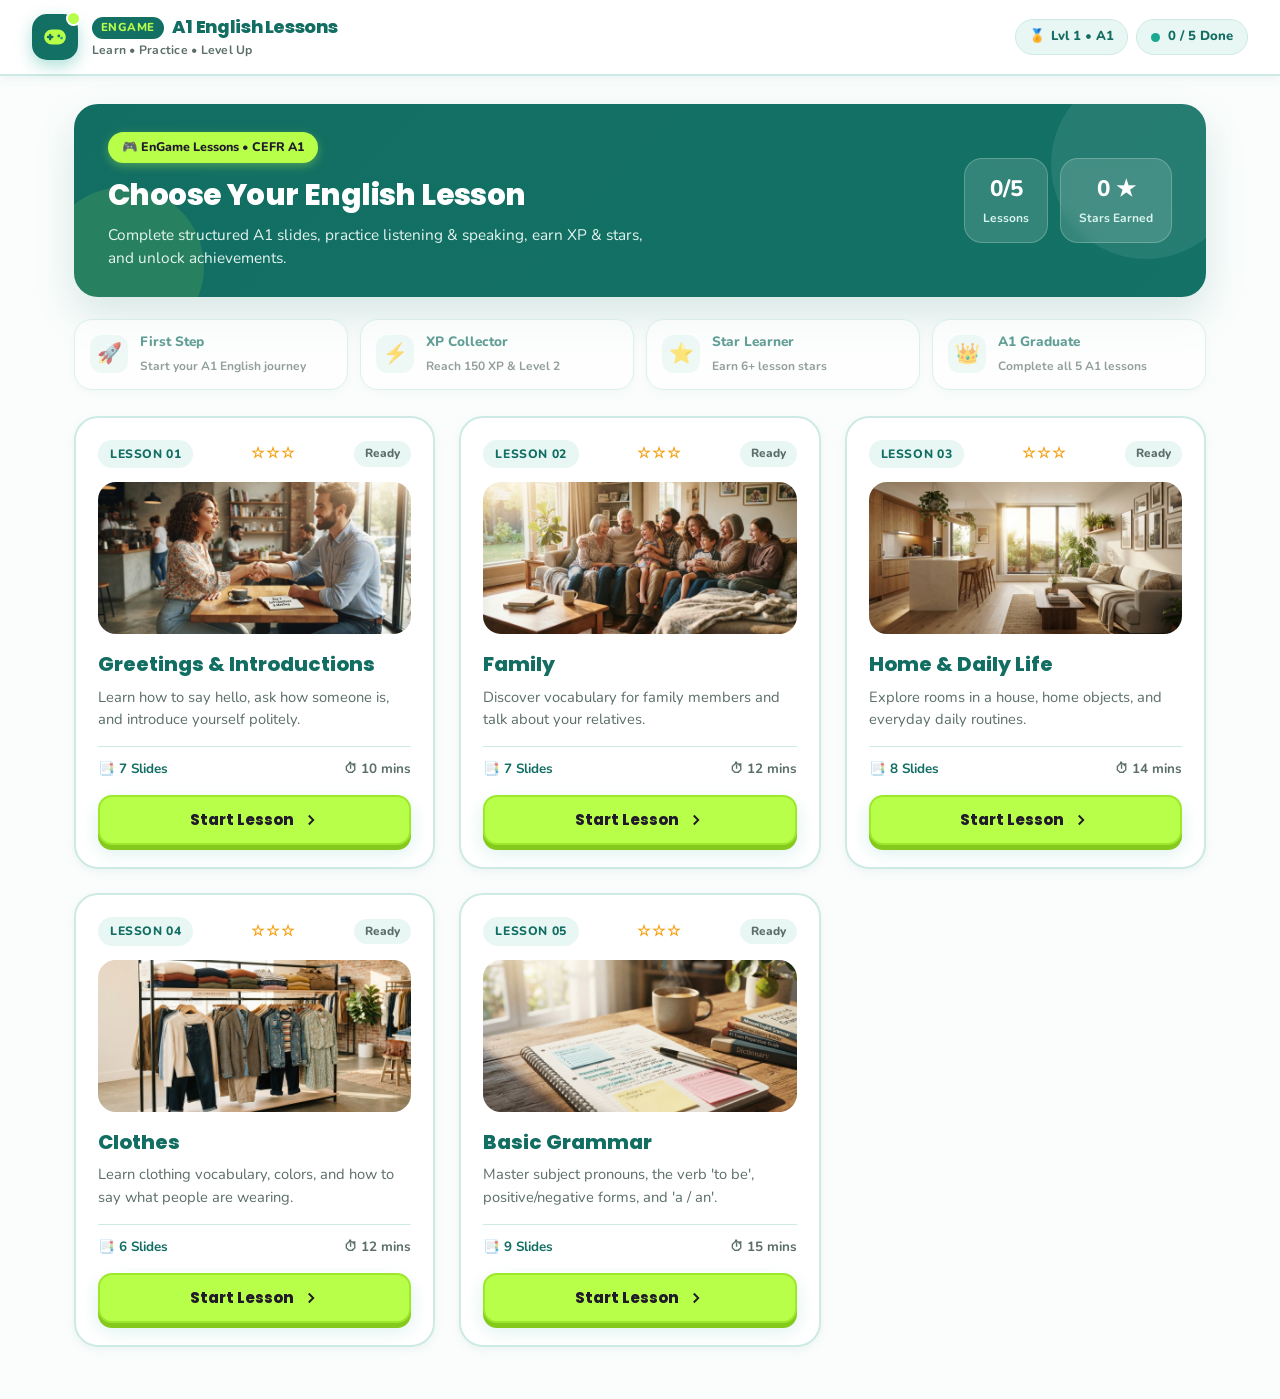
<file: index.html>
<!DOCTYPE html>
<html lang="en">
<head>
  <meta charset="UTF-8" />
  <meta name="viewport" content="width=device-width, initial-scale=1.0" />
  <title>EnGame • A1 English Lessons</title>
  <link rel="preconnect" href="https://fonts.googleapis.com" />
  <link rel="preconnect" href="https://fonts.gstatic.com" crossorigin />
  <link href="https://fonts.googleapis.com/css2?family=Nunito:wght@600;700;800;900&family=Poppins:wght@500;600;700;800&display=swap" rel="stylesheet" />
  <link rel="stylesheet" href="assets/css/style.css" />
  <link rel="stylesheet" href="assets/css/lessons.css" />
</head>
<body>
  <div class="app-shell">
    <header class="top-bar">
      <div class="brand">
        <div class="brand-logo engame-logo" aria-hidden="true">
          <svg width="26" height="26" viewBox="0 0 24 24" fill="none">
            <rect x="2" y="5" width="20" height="14" rx="7" fill="#B8FF4A"/>
            <path d="M7.5 10v4M5.5 12h4" stroke="#126E62" stroke-width="2.2" stroke-linecap="round"/>
            <circle cx="15.5" cy="11" r="1.3" fill="#126E62"/>
            <circle cx="18" cy="13" r="1.3" fill="#19A991"/>
          </svg>
        </div>
        <div>
          <div class="brand-row">
            <span class="engame-tag">EnGame</span>
            <h1 class="brand-title">A1 English Lessons</h1>
          </div>
          <p class="brand-subtitle">Learn • Practice • Level Up</p>
        </div>
      </div>

      <div class="top-actions">
        <div class="gamify-hud" aria-label="Player Progress">
          <div class="hud-pill xp-pill" title="Earned Experience Points">
            <span class="hud-icon">⚡</span>
            <span id="headerXpText">0 XP</span>
          </div>
          <div class="hud-pill level-pill" title="Current Learner Level">
            <span class="hud-icon">🏅</span>
            <span id="headerLevelText">Lvl 1 • A1</span>
          </div>
          <div class="overall-pill" id="overallProgressPill" title="Completed Lessons">
            <span class="dot"></span>
            <span id="overallProgressText">0 / 5 Done</span>
          </div>
        </div>


      </div>
    </header>

      <div class="app-notice hidden" id="appNotice" role="status" aria-live="polite"></div>

    <main class="lessons-container">
      <section class="intro-banner">
        <div class="intro-banner-text">
          <span class="badge-lime">🎮 EnGame Lessons • CEFR A1</span>
          <h2>Choose Your English Lesson</h2>
          <p>Complete structured A1 slides, practice listening &amp; speaking, earn XP &amp; stars, and unlock achievements.</p>
        </div>
        <div class="banner-stats">
          <div class="stat-chip">
            <strong id="completedCount">0/5</strong>
            <span>Lessons</span>
          </div>
          <div class="stat-chip">
            <strong id="bannerStarsCount">0 ★</strong>
            <span>Stars Earned</span>
          </div>
          <div class="stat-chip lime-chip">
            <strong id="bannerXpCount">0 XP</strong>
            <span>Total XP</span>
          </div>
        </div>
      </section>

      <!-- Subtle Achievements Strip -->
      <section class="achievements-strip" id="achievementsStrip" aria-label="Learner Achievements">
        <!-- Populated dynamically by lessons.js -->
      </section>

      <section class="lessons-grid" id="lessonsGrid" aria-label="A1 English Lessons">
        <!-- Populated dynamically by lessons.js -->
      </section>
    </main>
  </div>

  <script src="assets/js/lessons.js"></script>
  <script src="assets/js/slides.js"></script>
  <script src="assets/js/storage.js"></script>
  <script src="assets/js/progress.js"></script>
  <script src="assets/js/integration.js"></script>
  <script>
    document.addEventListener('DOMContentLoaded', () => {
      initThemeToggle();
      initFullscreenToggle();
      renderLessonsGrid();
    });
  </script>
</body>
</html>
</file>
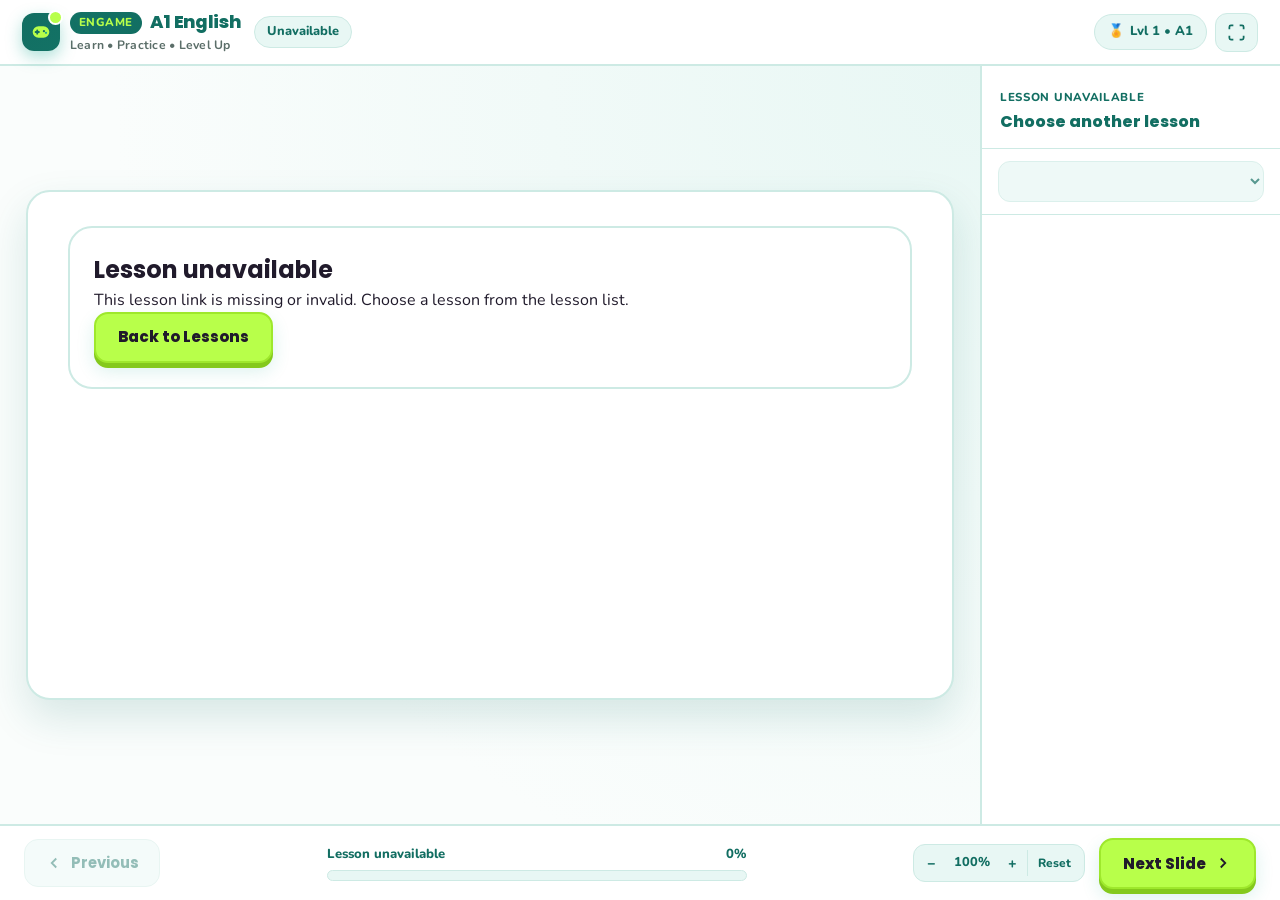
<file: pages/learning.html>
<!DOCTYPE html>
<html lang="en">
<head>
  <meta charset="UTF-8" />
  <meta name="viewport" content="width=device-width, initial-scale=1.0" />
  <title>EnGame Lesson Player | A1 English</title>
  <link rel="preconnect" href="https://fonts.googleapis.com" />
  <link rel="preconnect" href="https://fonts.gstatic.com" crossorigin />
  <link href="https://fonts.googleapis.com/css2?family=Nunito:wght@600;700;800;900&family=Poppins:wght@500;600;700;800&display=swap" rel="stylesheet" />
  <link rel="stylesheet" href="../assets/css/style.css" />
  <link rel="stylesheet" href="../assets/css/player.css" />
</head>
<body class="player-body">
  <div class="player-app" id="playerApp">
    <!-- Top Header: EnGame Logo & Branding, XP Points, Level Indicator, Dark Mode & Fullscreen -->
    <header class="player-header">
      <div class="player-header-left">
        <a href="../index.html" class="brand-link" title="Back to EnGame Lessons">
          <div class="brand-logo engame-logo small" aria-hidden="true">
            <svg width="20" height="20" viewBox="0 0 24 24" fill="none">
              <rect x="2" y="5" width="20" height="14" rx="7" fill="#B8FF4A"/>
              <path d="M7.5 10v4M5.5 12h4" stroke="#126E62" stroke-width="2.2" stroke-linecap="round"/>
              <circle cx="15.5" cy="11" r="1.3" fill="#126E62"/>
              <circle cx="18" cy="13" r="1.3" fill="#19A991"/>
            </svg>
          </div>
          <div>
            <div class="brand-row">
              <span class="engame-tag">EnGame</span>
              <h1 class="brand-title">A1 English</h1>
            </div>
            <p class="brand-subtitle">Learn • Practice • Level Up</p>
          </div>
        </a>
        <div class="lesson-badge-header" id="headerLessonBadge">Lesson 01</div>
      </div>

      <div class="player-header-right">
        <div class="gamify-hud player-hud">
          <div class="hud-pill xp-pill" id="playerXpPill" title="Total XP Earned">
            <span class="hud-icon">⚡</span>
            <span id="playerXpText">0 XP</span>
          </div>
          <div class="hud-pill level-pill" id="playerLevelPill" title="Learner Level">
            <span class="hud-icon">🏅</span>
            <span id="playerLevelText">Lvl 1 • A1</span>
          </div>
        </div>

        <button class="icon-btn mobile-sidebar-btn" id="toggleSidebarBtn" aria-label="Toggle Slides List" title="Lesson Slides">
          <svg width="19" height="19" viewBox="0 0 24 24" fill="none" stroke="currentColor" stroke-width="2.2">
            <line x1="8" y1="6" x2="21" y2="6"></line>
            <line x1="8" y1="12" x2="21" y2="12"></line>
            <line x1="8" y1="18" x2="21" y2="18"></line>
            <line x1="3" y1="6" x2="3.01" y2="6"></line>
            <line x1="3" y1="12" x2="3.01" y2="12"></line>
            <line x1="3" y1="18" x2="3.01" y2="18"></line>
          </svg>
          <span class="btn-label-sm">Slides</span>
        </button>

        <button class="icon-btn" id="themeToggle" aria-label="Toggle Dark Mode" title="Toggle Dark Mode">
          <svg width="19" height="19" viewBox="0 0 24 24" fill="none" stroke="currentColor" stroke-width="2.2">
            <circle cx="12" cy="12" r="5"></circle>
            <path d="M12 1v2M12 21v2M4.22 4.22l1.42 1.42M18.36 18.36l1.42 1.42M1 12h2M21 12h2M4.22 19.78l1.42-1.42M18.36 5.64l1.42-1.42"></path>
          </svg>
        </button>

        <button class="icon-btn" id="fullscreenBtn" aria-label="Toggle Fullscreen" title="Toggle Fullscreen">
          <svg width="19" height="19" viewBox="0 0 24 24" fill="none" stroke="currentColor" stroke-width="2.2">
            <path d="M8 3H5a2 2 0 0 0-2 2v3m18 0V5a2 2 0 0 0-2-2h-3m0 18h3a2 2 0 0 0 2-2v-3M3 16v3a2 2 0 0 0 2 2h3"></path>
          </svg>
        </button>
      </div>
    </header>

    <div class="app-notice hidden" id="appNotice" role="status" aria-live="polite"></div>

    <!-- Workspace: Main Slide Stage + Right Sidebar -->
    <div class="player-workspace">
      <main class="slide-stage" id="slideStage">
        <div class="slide-viewport" id="slideViewport">
          <div class="slide-canvas" id="slideCanvas">
            <!-- Dynamic Slide Content Rendered Here -->
          </div>
        </div>
        <!-- XP / Achievement Toast Notification -->
        <div class="xp-toast hidden" id="xpToast">+10 XP Earned! ⚡</div>
      </main>

      <aside class="slides-sidebar" id="slidesSidebar" aria-label="Lesson Slides">
        <div class="sidebar-header">
          <div>
            <span class="sidebar-kicker" id="sidebarLessonCode">LESSON 01</span>
            <h2 class="sidebar-title" id="sidebarLessonTitle">Greetings &amp; Introductions</h2>
          </div>
          <button class="icon-btn close-sidebar-mobile" id="closeSidebarBtn" aria-label="Close Slides List">
            <svg width="18" height="18" viewBox="0 0 24 24" fill="none" stroke="currentColor" stroke-width="2.4">
              <line x1="18" y1="6" x2="6" y2="18"></line>
              <line x1="6" y1="6" x2="18" y2="18"></line>
            </svg>
          </button>
        </div>

        <div class="sidebar-lesson-switcher">
          <label for="lessonSelect" class="sr-only">Switch Lesson</label>
          <select id="lessonSelect" class="lesson-select"></select>
        </div>

        <ul class="slides-list" id="slidesList">
          <!-- Slide items populated dynamically -->
        </ul>
      </aside>
    </div>

    <!-- Bottom Controls: Previous, Next Slide, Progress Bar, Slide Counter, Zoom Controls -->
    <footer class="player-controls">
      <div class="controls-left">
        <button class="nav-btn btn-secondary" id="prevSlideBtn" disabled>
          <svg width="18" height="18" viewBox="0 0 24 24" fill="none" stroke="currentColor" stroke-width="2.4">
            <polyline points="15 18 9 12 15 6"></polyline>
          </svg>
          <span>Previous</span>
        </button>
      </div>

      <div class="controls-center">
        <div class="progress-meta">
          <span id="slideCounterText">Slide 1 / 7</span>
          <span id="progressPercentText">14%</span>
        </div>
        <div class="progress-track" role="progressbar" aria-valuemin="0" aria-valuemax="100" id="progressTrack">
          <div class="progress-fill" id="progressFill" style="width: 14%"></div>
        </div>
      </div>

      <div class="controls-right">
        <div class="zoom-controls" aria-label="Zoom Controls">
          <button class="zoom-btn" id="zoomOutBtn" title="Zoom Out" aria-label="Zoom Out">−</button>
          <span class="zoom-label" id="zoomLevelText">100%</span>
          <button class="zoom-btn" id="zoomInBtn" title="Zoom In" aria-label="Zoom In">+</button>
          <button class="zoom-btn zoom-reset" id="zoomResetBtn" title="Reset Zoom" aria-label="Reset Zoom">Reset</button>
        </div>

        <button class="nav-btn btn-primary" id="nextSlideBtn">
          <span id="nextSlideBtnText">Next Slide</span>
          <svg width="18" height="18" viewBox="0 0 24 24" fill="none" stroke="currentColor" stroke-width="2.4">
            <polyline points="9 18 15 12 9 6"></polyline>
          </svg>
        </button>
      </div>
    </footer>
  </div>

  <!-- Mistake Review Modal -->
  <div class="modal-backdrop hidden" id="reviewModal">
    <div class="modal-card">
      <div class="modal-header">
        <h3>Review Your Mistakes</h3>
        <button class="icon-btn" id="closeReviewModal" aria-label="Close">✕</button>
      </div>
      <div class="modal-body" id="reviewModalBody"></div>
    </div>
  </div>

  <script src="../assets/js/lessons.js"></script>
  <script src="../assets/js/slides.js"></script>
  <script src="../assets/js/storage.js"></script>
  <script src="../assets/js/progress.js"></script>
  <script src="../assets/js/integration.js"></script>
  <script src="../assets/js/activities.js"></script>
  <script src="../assets/js/player.js"></script>
</body>
</html>
</file>
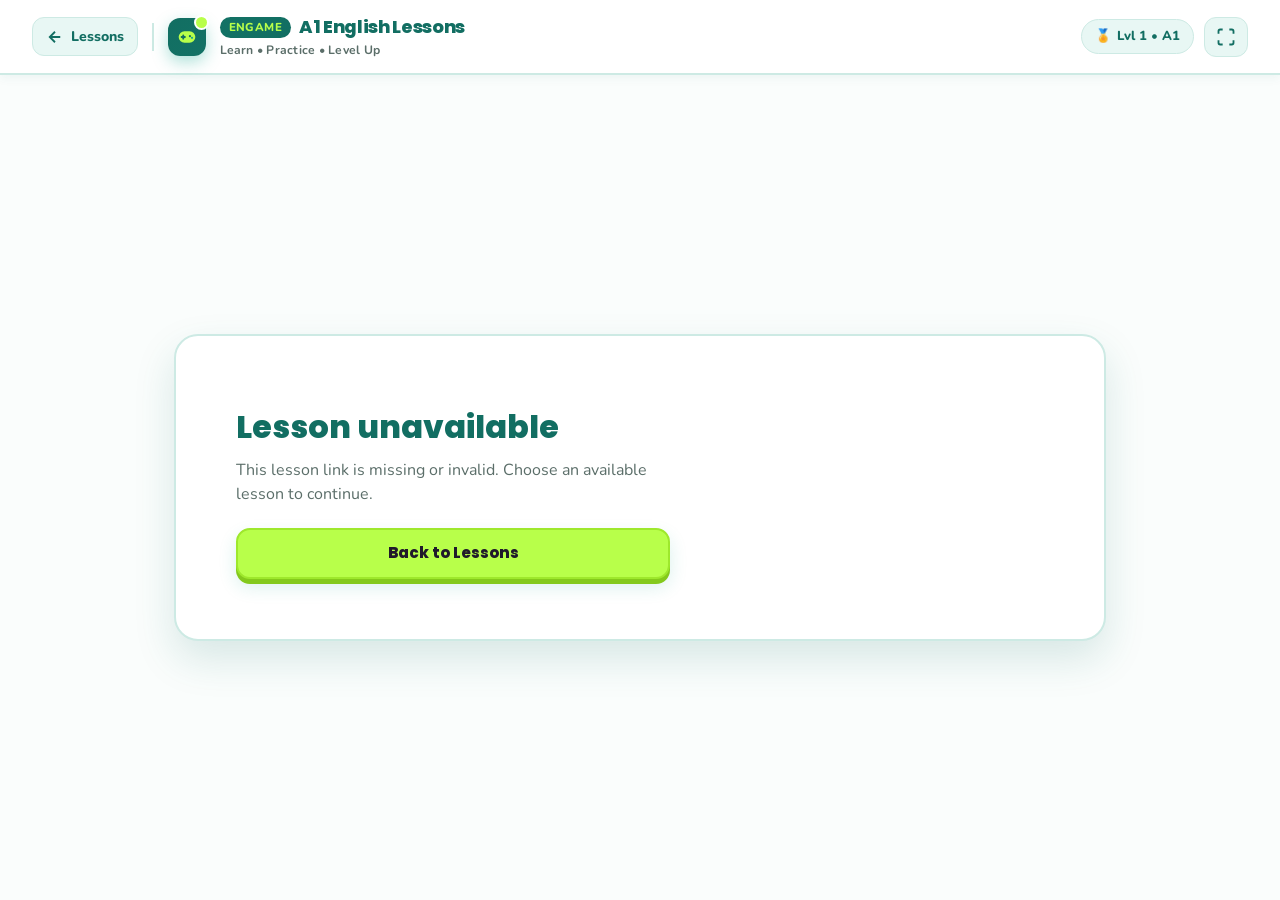
<file: pages/lesson.html>
<!DOCTYPE html>
<html lang="en">
<head>
  <meta charset="UTF-8" />
  <meta name="viewport" content="width=device-width, initial-scale=1.0" />
  <title>Lesson Overview | EnGame A1 English</title>
  <link rel="preconnect" href="https://fonts.googleapis.com" />
  <link rel="preconnect" href="https://fonts.gstatic.com" crossorigin />
  <link href="https://fonts.googleapis.com/css2?family=Nunito:wght@600;700;800;900&family=Poppins:wght@500;600;700;800&display=swap" rel="stylesheet" />
  <link rel="stylesheet" href="../assets/css/style.css" />
  <link rel="stylesheet" href="../assets/css/lessons.css" />
</head>
<body>
  <div class="app-shell">
    <header class="top-bar">
      <div class="brand">
        <a href="../index.html" class="back-link" aria-label="Back to Lessons">
          <svg width="18" height="18" viewBox="0 0 24 24" fill="none" stroke="currentColor" stroke-width="2.4">
            <path d="M19 12H5M12 19l-7-7 7-7"></path>
          </svg>
          <span>Lessons</span>
        </a>
        <div class="divider-v"></div>
        <div class="brand-logo engame-logo small" aria-hidden="true">
          <svg width="20" height="20" viewBox="0 0 24 24" fill="none">
            <rect x="2" y="5" width="20" height="14" rx="7" fill="#B8FF4A"/>
            <path d="M7.5 10v4M5.5 12h4" stroke="#126E62" stroke-width="2.2" stroke-linecap="round"/>
            <circle cx="15.5" cy="11" r="1.3" fill="#126E62"/>
            <circle cx="18" cy="13" r="1.3" fill="#19A991"/>
          </svg>
        </div>
        <div>
          <div class="brand-row">
            <span class="engame-tag">EnGame</span>
            <h1 class="brand-title">A1 English Lessons</h1>
          </div>
          <p class="brand-subtitle">Learn • Practice • Level Up</p>
        </div>
      </div>

      <div class="top-actions">
        <div class="gamify-hud">
          <div class="hud-pill xp-pill">
            <span class="hud-icon">⚡</span>
            <span id="headerXpText">0 XP</span>
          </div>
          <div class="hud-pill level-pill">
            <span class="hud-icon">🏅</span>
            <span id="headerLevelText">Lvl 1 • A1</span>
          </div>
        </div>
        <button class="icon-btn" id="themeToggle" aria-label="Toggle Dark Mode" title="Toggle Dark Mode">
          <svg width="20" height="20" viewBox="0 0 24 24" fill="none" stroke="currentColor" stroke-width="2.2">
            <circle cx="12" cy="12" r="5"></circle>
            <path d="M12 1v2M12 21v2M4.22 4.22l1.42 1.42M18.36 18.36l1.42 1.42M1 12h2M21 12h2M4.22 19.78l1.42-1.42M18.36 5.64l1.42-1.42"></path>
          </svg>
        </button>
        <button class="icon-btn" id="fullscreenBtn" aria-label="Toggle Fullscreen" title="Toggle Fullscreen">
          <svg width="20" height="20" viewBox="0 0 24 24" fill="none" stroke="currentColor" stroke-width="2.2">
            <path d="M8 3H5a2 2 0 0 0-2 2v3m18 0V5a2 2 0 0 0-2-2h-3m0 18h3a2 2 0 0 0 2-2v-3M3 16v3a2 2 0 0 0 2 2h3"></path>
          </svg>
        </button>
      </div>
    </header>

    <div class="app-notice hidden" id="appNotice" role="status" aria-live="polite"></div>

    <main class="lesson-intro-wrapper" id="lessonIntroContainer">
      <!-- Populated dynamically by lessons.js -->
    </main>
  </div>

  <script src="../assets/js/lessons.js"></script>
  <script src="../assets/js/slides.js"></script>
  <script src="../assets/js/storage.js"></script>
  <script src="../assets/js/progress.js"></script>
  <script src="../assets/js/integration.js"></script>
  <script>
    document.addEventListener('DOMContentLoaded', () => {
      initThemeToggle();
      initFullscreenToggle();
      updateHeaderHUD();
      renderLessonIntroduction();
    });
  </script>
</body>
</html>
</file>
<file: assets/css/style.css>
:root {
  --primary-purple: #19A991;
  --primary-purple-hover: #128C78;
  --deep-purple: #126E62;
  --lavender-bg: #E8F7F4;
  --lavender-hover: #D6F1EC;
  --lime-green: #B8FF4A;
  --lime-green-hover: #A6F52E;
  --soft-green: #DFFF9A;
  --main-bg: #FAFDFC;
  --bg-surface: #FFFFFF;
  --text-main: #201A2B;
  --text-muted: #5B6E69;
  --border-color: #CDEAE4;
  --red-accent: #FF4D6D;
  --red-soft: #FFE4EA;
  --green-success: #16A34A;
  --green-soft: #DCFCE7;

  --shadow-sm: 0 3px 10px rgba(18, 110, 98, 0.06);
  --shadow-md: 0 10px 26px rgba(18, 110, 98, 0.10);
  --shadow-lg: 0 18px 40px rgba(18, 110, 98, 0.15);
  --radius-sm: 12px;
  --radius-md: 18px;
  --radius-lg: 24px;
  --transition: 0.22s cubic-bezier(0.25, 0.8, 0.25, 1);
}

[data-theme="dark"] {
  --primary-purple: #49BFAE;
  --primary-purple-hover: #68D0C0;
  --deep-purple: #E8F6F3;
  --lavender-bg: #18342F;
  --lavender-hover: #244841;
  --lime-green: #B8FF4A;
  --lime-green-hover: #C8FF70;
  --soft-green: rgba(184, 255, 74, 0.18);
  --main-bg: #0D1917;
  --bg-surface: #14221F;
  --text-main: #F4FAF8;
  --text-muted: #A6C8C0;
  --border-color: #31534C;
  --red-accent: #FF6B86;
  --red-soft: rgba(255, 77, 109, 0.2);
  --green-success: #4ADE80;
  --green-soft: rgba(74, 222, 128, 0.18);

  --shadow-sm: 0 4px 12px rgba(0, 0, 0, 0.32);
  --shadow-md: 0 10px 28px rgba(0, 0, 0, 0.45);
  --shadow-lg: 0 18px 42px rgba(0, 0, 0, 0.55);
}

* {
  box-sizing: border-box;
  margin: 0;
  padding: 0;
}

html,
body {
  min-width: 0;
  width: 100%;
}

img,
svg,
video {
  max-width: 100%;
}

body {
  font-family: 'Nunito', 'Poppins', -apple-system, BlinkMacSystemFont, sans-serif;
  background-color: var(--main-bg);
  color: var(--text-main);
  line-height: 1.5;
  transition: background-color var(--transition), color var(--transition);
}

h1, h2, h3, h4, .brand-title, .btn-primary, .btn-secondary {
  font-family: 'Poppins', 'Nunito', sans-serif;
}

a {
  text-decoration: none;
  color: inherit;
}

button {
  font-family: inherit;
  cursor: pointer;
  border: none;
  background: none;
  color: inherit;
}

.sr-only {
  position: absolute;
  width: 1px;
  height: 1px;
  overflow: hidden;
  clip: rect(0, 0, 0, 0);
}

.app-notice {
  width: min(calc(100% - 32px), 1180px);
  margin: 12px auto 0;
  padding: 10px 14px;
  border: 1px solid var(--border-color);
  border-radius: var(--radius-sm);
  background: var(--lavender-bg);
  color: var(--deep-purple);
  font-weight: 800;
  overflow-wrap: anywhere;
}

.app-notice.hidden {
  display: none;
}

.lesson-error-card {
  width: 100%;
  min-width: 0;
  padding: 24px;
  border: 2px solid var(--border-color);
  border-radius: var(--radius-lg);
  background: var(--bg-surface);
  overflow-wrap: anywhere;
}

/* Top Bar */
.app-shell {
  min-height: 100vh;
  display: flex;
  flex-direction: column;
}

.top-bar {
  background: var(--bg-surface);
  border-bottom: 2px solid var(--border-color);
  padding: 14px 32px;
  display: flex;
  align-items: center;
  justify-content: space-between;
  gap: 16px;
  box-shadow: var(--shadow-sm);
}

.brand {
  display: flex;
  align-items: center;
  gap: 14px;
  min-width: 0;
}

.brand-logo.engame-logo {
  width: 46px;
  height: 46px;
  border-radius: 15px;
  background: linear-gradient(135deg, #126E62 0%, #137265 100%);
  display: flex;
  align-items: center;
  justify-content: center;
  position: relative;
  box-shadow: 0 6px 16px rgba(25, 169, 145, 0.35);
}

.brand-logo.engame-logo::after {
  content: '';
  position: absolute;
  top: -3px;
  right: -3px;
  width: 11px;
  height: 11px;
  border-radius: 50%;
  background: var(--lime-green);
  border: 2px solid var(--bg-surface);
}

.brand-logo.small {
  width: 38px;
  height: 38px;
  border-radius: 12px;
}

.brand-row {
  display: flex;
  align-items: center;
  gap: 8px;
}

.engame-tag {
  background: linear-gradient(135deg, #137265, #126E62);
  color: #B8FF4A;
  font-size: 0.72rem;
  font-weight: 800;
  padding: 2px 9px;
  border-radius: 999px;
  letter-spacing: 0.04em;
  text-transform: uppercase;
}

.brand-title {
  font-size: 1.12rem;
  font-weight: 800;
  color: var(--deep-purple);
  letter-spacing: -0.02em;
  overflow-wrap: anywhere;
}

.brand-subtitle {
  font-size: 0.76rem;
  font-weight: 700;
  color: var(--text-muted);
  letter-spacing: 0.02em;
}

.top-actions {
  display: flex;
  align-items: center;
  gap: 10px;
  min-width: 0;
}

/* Gamification HUD Pills */
.gamify-hud {
  display: flex;
  align-items: center;
  gap: 8px;
}

.hud-pill {
  display: inline-flex;
  align-items: center;
  gap: 6px;
  padding: 7px 13px;
  border-radius: 999px;
  font-size: 0.82rem;
  font-weight: 800;
  border: 1.5px solid var(--border-color);
  transition: transform var(--transition);
}

.xp-pill {
  background: var(--soft-green);
  color: #201A2B;
  border-color: #B8FF4A;
}

[data-theme="dark"] .xp-pill {
  color: #B8FF4A;
}

.level-pill {
  background: var(--lavender-bg);
  color: var(--deep-purple);
}

.icon-btn {
  display: inline-flex;
  align-items: center;
  justify-content: center;
  gap: 6px;
  padding: 9px 11px;
  border-radius: var(--radius-sm);
  background: var(--lavender-bg);
  color: var(--deep-purple);
  border: 1.5px solid var(--border-color);
  transition: all var(--transition);
}

.icon-btn:hover {
  background: var(--lavender-hover);
  transform: translateY(-2px);
}

.badge-lime {
  display: inline-flex;
  align-items: center;
  gap: 6px;
  padding: 6px 14px;
  border-radius: 999px;
  font-size: 0.78rem;
  font-weight: 800;
  background: var(--lime-green);
  color: #201A2B;
  box-shadow: 0 3px 10px rgba(184, 255, 74, 0.35);
}

.badge-accent {
  display: inline-flex;
  align-items: center;
  gap: 6px;
  padding: 5px 13px;
  border-radius: 999px;
  font-size: 0.76rem;
  font-weight: 800;
  background: var(--lavender-bg);
  color: var(--deep-purple);
  border: 1px solid var(--border-color);
}

/* EnGame Lime Green Action Button */
.btn-primary {
  display: inline-flex;
  align-items: center;
  justify-content: center;
  gap: 8px;
  padding: 12px 22px;
  border-radius: 14px;
  background: var(--lime-green);
  color: #201A2B;
  font-weight: 800;
  font-size: 0.94rem;
  border: 2px solid #9EE82C;
  box-shadow: 0 5px 0 #84C91C, 0 8px 18px rgba(25, 169, 145, 0.16);
  transition: all 0.16s ease;
}

.btn-primary:hover {
  background: var(--lime-green-hover);
  transform: translateY(-2px);
  box-shadow: 0 7px 0 #84C91C, 0 12px 22px rgba(25, 169, 145, 0.22);
}

.btn-primary:active {
  transform: translateY(2px);
  box-shadow: 0 2px 0 #84C91C;
}

.btn-secondary {
  display: inline-flex;
  align-items: center;
  justify-content: center;
  gap: 8px;
  padding: 12px 20px;
  border-radius: 14px;
  background: var(--lavender-bg);
  color: var(--deep-purple);
  border: 1.5px solid var(--border-color);
  font-weight: 700;
  font-size: 0.93rem;
  transition: all var(--transition);
}

.btn-secondary:hover:not(:disabled) {
  background: var(--lavender-hover);
  transform: translateY(-1px);
}

.btn-secondary:disabled {
  opacity: 0.45;
  cursor: not-allowed;
}

@media (max-width: 720px) {
  .top-bar {
    padding: 12px 16px;
    flex-wrap: wrap;
    gap: 10px 14px;
  }
  .brand {
    flex: 1 1 100%;
  }
  .top-actions .overall-pill {
    display: none;
  }
  .brand-title {
    font-size: 0.98rem;
  }
  .top-actions {
    width: 100%;
    justify-content: space-between;
    gap: 8px;
  }
  .gamify-hud {
    min-width: 0;
    gap: 6px;
  }
  .hud-pill {
    gap: 4px;
    padding: 5px 8px;
    font-size: 0.74rem;
  }
  .top-actions .icon-btn {
    padding: 7px 8px;
  }
}

@media (max-width: 380px) {
  .top-bar {
    padding: 10px 12px;
  }
  .brand {
    gap: 10px;
  }
  .brand-row {
    flex-wrap: wrap;
    gap: 4px 6px;
  }
  .brand-logo.engame-logo {
    width: 42px;
    height: 42px;
    flex: 0 0 42px;
  }
  .brand-title {
    font-size: 0.9rem;
  }
  .brand-subtitle {
    font-size: 0.68rem;
  }
  .hud-pill {
    padding: 5px 6px;
    font-size: 0.7rem;
  }
  .top-actions .icon-btn {
    padding: 6px;
  }
}
/* Hide all XP pills and XP counters across the whole project */
.xp-pill,
.lime-chip,
.xp-reward-pill,
.visual-pill.lime {
  display: none !important;
}
#themeToggle {
  display: none !important;
}
</file>
<file: assets/css/lessons.css>
.lessons-container {
  max-width: 1180px;
  width: 100%;
  margin: 0 auto;
  padding: 28px 24px 52px;
}

.overall-pill {
  display: inline-flex;
  align-items: center;
  gap: 8px;
  padding: 7px 14px;
  border-radius: 999px;
  background: var(--lavender-bg);
  border: 1.5px solid var(--border-color);
  font-size: 0.82rem;
  font-weight: 800;
  color: var(--deep-purple);
}

.overall-pill .dot {
  width: 9px;
  height: 9px;
  border-radius: 50%;
  background: var(--primary-purple);
}

.intro-banner {
  background: linear-gradient(135deg, #126E62 0%, #137265 100%);
  color: #FFFFFF;
  border-radius: var(--radius-lg);
  padding: 28px 34px;
  margin-bottom: 22px;
  display: flex;
  align-items: center;
  justify-content: space-between;
  gap: 24px;
  box-shadow: var(--shadow-lg);
  position: relative;
  overflow: hidden;
}

.intro-banner::before {
  content: '';
  position: absolute;
  left: -30px;
  bottom: -50px;
  width: 160px;
  height: 160px;
  border-radius: 50%;
  background: rgba(184, 255, 74, 0.12);
}

.intro-banner::after {
  content: '';
  position: absolute;
  right: -35px;
  top: -35px;
  width: 190px;
  height: 190px;
  border-radius: 50%;
  background: rgba(255, 255, 255, 0.08);
}

.intro-banner-text {
  z-index: 1;
}

.intro-banner-text h2 {
  font-size: 1.85rem;
  font-weight: 800;
  margin: 10px 0 6px;
  letter-spacing: -0.02em;
}

.intro-banner-text p {
  color: #E5F5F2;
  font-size: 0.96rem;
  max-width: 560px;
}

.banner-stats {
  display: flex;
  gap: 12px;
  z-index: 1;
  flex-wrap: wrap;
}

.stat-chip {
  background: rgba(255, 255, 255, 0.14);
  border: 1.5px solid rgba(255, 255, 255, 0.22);
  border-radius: var(--radius-md);
  padding: 13px 18px;
  text-align: center;
  min-width: 102px;
  backdrop-filter: blur(6px);
}

.stat-chip.lime-chip {
  background: rgba(184, 255, 74, 0.18);
  border-color: #B8FF4A;
}

.stat-chip strong {
  display: block;
  font-size: 1.4rem;
  font-weight: 800;
  color: #FFFFFF;
}

.stat-chip.lime-chip strong {
  color: #B8FF4A;
}

.stat-chip span {
  font-size: 0.75rem;
  color: #D9F5EF;
  font-weight: 700;
}

/* Achievements Strip */
.achievements-strip {
  display: grid;
  grid-template-columns: repeat(auto-fit, minmax(220px, 1fr));
  gap: 12px;
  margin-bottom: 26px;
}

.achievement-badge {
  background: var(--bg-surface);
  border: 1.5px solid var(--border-color);
  border-radius: var(--radius-md);
  padding: 12px 15px;
  display: flex;
  align-items: center;
  gap: 12px;
  box-shadow: var(--shadow-sm);
  opacity: 0.65;
  transition: all var(--transition);
}

.achievement-badge.unlocked {
  opacity: 1;
  border-color: #B8FF4A;
  background: linear-gradient(135deg, var(--bg-surface) 0%, var(--soft-green) 100%);
}

.ach-icon {
  width: 38px;
  height: 38px;
  border-radius: 12px;
  background: var(--lavender-bg);
  display: flex;
  align-items: center;
  justify-content: center;
  font-size: 1.25rem;
  flex-shrink: 0;
}

.achievement-badge.unlocked .ach-icon {
  background: var(--deep-purple);
}

.ach-info strong {
  display: block;
  font-size: 0.85rem;
  font-weight: 800;
  color: var(--deep-purple);
}

[data-theme="dark"] .achievement-badge.unlocked .ach-info strong {
  color: #FFFFFF;
}

.ach-info span {
  font-size: 0.75rem;
  color: var(--text-muted);
  font-weight: 700;
}

/* Lessons Grid */
.lessons-grid {
  display: grid;
  grid-template-columns: repeat(auto-fill, minmax(325px, 1fr));
  gap: 24px;
}

.lesson-card {
  background: var(--bg-surface);
  border: 2px solid var(--border-color);
  border-radius: var(--radius-lg);
  padding: 22px;
  display: flex;
  flex-direction: column;
  justify-content: space-between;
  box-shadow: var(--shadow-sm);
  transition: transform var(--transition), box-shadow var(--transition), border-color var(--transition);
}

.lesson-card:hover {
  transform: translateY(-5px);
  box-shadow: var(--shadow-lg);
  border-color: var(--primary-purple);
}

.lesson-card-top {
  display: flex;
  align-items: center;
  justify-content: space-between;
  margin-bottom: 14px;
}

.lesson-num-badge {
  font-size: 0.76rem;
  font-weight: 800;
  letter-spacing: 0.05em;
  text-transform: uppercase;
  padding: 5px 12px;
  border-radius: 999px;
  background: var(--lavender-bg);
  color: var(--deep-purple);
}

.lesson-stars {
  font-size: 0.95rem;
  letter-spacing: 2px;
  color: #F59E0B;
  font-weight: 800;
}

.lesson-status-tag {
  font-size: 0.74rem;
  font-weight: 800;
  padding: 4px 11px;
  border-radius: 999px;
}

.status-completed {
  background: var(--soft-green);
  color: #201A2B;
}

[data-theme="dark"] .status-completed {
  color: #B8FF4A;
}

.status-inprogress {
  background: var(--lavender-bg);
  color: var(--deep-purple);
}

.status-new {
  background: var(--lavender-bg);
  color: var(--text-muted);
}

.lesson-illustration-box {
  height: 152px;
  border-radius: var(--radius-md);
  background: linear-gradient(160deg, var(--lavender-bg) 0%, #D2EEE8 100%);
  display: flex;
  align-items: center;
  justify-content: center;
  margin-bottom: 16px;
  padding: 14px;
  overflow: hidden;
  position: relative;
}

[data-theme="dark"] .lesson-illustration-box {
  background: linear-gradient(160deg, #142923 0%, #1D3933 100%);
}

.lesson-illustration-box svg {
  width: 100%;
  height: 100%;
  max-height: 124px;
}

.xp-reward-pill {
  position: absolute;
  bottom: 10px;
  right: 10px;
  background: var(--deep-purple);
  color: #B8FF4A;
  font-size: 0.72rem;
  font-weight: 800;
  padding: 3px 10px;
  border-radius: 999px;
}

.lesson-card h3 {
  font-size: 1.24rem;
  font-weight: 800;
  color: var(--deep-purple);
  margin-bottom: 6px;
}

.lesson-card p {
  font-size: 0.92rem;
  color: var(--text-muted);
  margin-bottom: 16px;
  flex-grow: 1;
}

.lesson-card-meta {
  display: flex;
  align-items: center;
  justify-content: space-between;
  padding-top: 12px;
  border-top: 1.5px solid var(--border-color);
  margin-bottom: 16px;
  font-size: 0.84rem;
  font-weight: 700;
  color: var(--text-muted);
}

.lesson-card-meta span.slides-pill {
  display: inline-flex;
  align-items: center;
  gap: 6px;
  color: var(--deep-purple);
}

.lesson-card .btn-primary {
  width: 100%;
}

/* Lesson Introduction Page (lesson.html) */
.back-link {
  display: inline-flex;
  align-items: center;
  gap: 7px;
  font-weight: 800;
  font-size: 0.88rem;
  color: var(--deep-purple);
  padding: 8px 13px;
  border-radius: var(--radius-sm);
  background: var(--lavender-bg);
  border: 1.5px solid var(--border-color);
  transition: background var(--transition);
}

.back-link:hover {
  background: var(--lavender-hover);
}

.divider-v {
  width: 1.5px;
  height: 28px;
  background: var(--border-color);
}

.lesson-intro-wrapper {
  max-width: 980px;
  width: 100%;
  margin: 0 auto;
  padding: 36px 24px;
  flex: 1;
  display: flex;
  align-items: center;
}

.lesson-intro-card {
  width: 100%;
  background: var(--bg-surface);
  border: 2px solid var(--border-color);
  border-radius: var(--radius-lg);
  box-shadow: var(--shadow-lg);
  display: grid;
  grid-template-columns: 1.15fr 0.85fr;
  overflow: hidden;
}

.lesson-intro-content {
  padding: 36px;
  display: flex;
  flex-direction: column;
  justify-content: space-between;
}

.lesson-intro-content h2 {
  font-size: 2rem;
  font-weight: 800;
  color: var(--deep-purple);
  margin: 12px 0;
  line-height: 1.2;
}

.lesson-intro-desc {
  font-size: 1rem;
  color: var(--text-muted);
  margin-bottom: 22px;
}

.objectives-box {
  background: var(--lavender-bg);
  border-radius: var(--radius-md);
  padding: 18px 22px;
  margin-bottom: 26px;
  border: 1.5px solid var(--border-color);
}

.objectives-box h3 {
  font-size: 0.88rem;
  text-transform: uppercase;
  letter-spacing: 0.06em;
  color: var(--deep-purple);
  margin-bottom: 12px;
}

.objectives-list {
  list-style: none;
  display: flex;
  flex-direction: column;
  gap: 10px;
}

.objectives-list li {
  display: flex;
  align-items: flex-start;
  gap: 10px;
  font-size: 0.95rem;
  font-weight: 700;
  color: var(--text-main);
}

.objectives-list li .check-dot {
  width: 22px;
  height: 22px;
  border-radius: 50%;
  background: var(--primary-purple);
  color: #201A2B;
  font-size: 0.75rem;
  font-weight: 900;
  display: inline-flex;
  align-items: center;
  justify-content: center;
  flex-shrink: 0;
  margin-top: 1px;
}

.intro-actions {
  display: flex;
  align-items: center;
  gap: 14px;
  flex-wrap: wrap;
}

.lesson-intro-visual {
  background: linear-gradient(155deg, #126E62 0%, #137265 100%);
  padding: 34px;
  display: flex;
  flex-direction: column;
  align-items: center;
  justify-content: center;
  text-align: center;
  color: #FFFFFF;
}

.lesson-intro-visual svg {
  width: 100%;
  max-width: 270px;
  height: auto;
  margin-bottom: 20px;
  filter: drop-shadow(0 12px 20px rgba(0, 0, 0, 0.2));
}

.visual-meta-pills {
  display: flex;
  gap: 8px;
  flex-wrap: wrap;
  justify-content: center;
}

.visual-pill {
  background: rgba(255, 255, 255, 0.16);
  color: #FFFFFF;
  border: 1px solid rgba(255, 255, 255, 0.25);
  padding: 6px 13px;
  border-radius: 999px;
  font-size: 0.8rem;
  font-weight: 700;
}

.visual-pill.lime {
  background: #B8FF4A;
  color: #201A2B;
  border-color: #B8FF4A;
  font-weight: 800;
}

@media (max-width: 820px) {
  .intro-banner {
    flex-direction: column;
    align-items: flex-start;
  }
  .lesson-intro-card {
    grid-template-columns: 1fr;
  }
  .lesson-intro-visual {
    order: -1;
    padding: 26px;
  }
}

.lessons-container,
.lesson-intro-wrapper,
.lesson-intro-content {
  min-width: 0;
}

.achievements-strip {
  grid-template-columns: repeat(auto-fit, minmax(min(100%, 220px), 1fr));
}

.lessons-grid {
  grid-template-columns: repeat(auto-fit, minmax(min(100%, 325px), 1fr));
}

.lesson-card {
  min-width: 0;
}

.lesson-card-top {
  flex-wrap: wrap;
  gap: 8px;
}

.lesson-card-meta {
  flex-wrap: wrap;
  gap: 8px;
}

.intro-banner > *,
.intro-banner-text {
  min-width: 0;
  max-width: 100%;
}

.stat-chip {
  min-width: 0;
}

@media (max-width: 820px) {
  .lessons-container {
    padding: 24px 20px 40px;
  }

  .lesson-intro-wrapper {
    padding: 28px 20px;
  }

  .lesson-intro-content {
    padding: 28px;
  }
}

@media (max-width: 520px) {
  .lessons-container {
    padding: 18px 14px 32px;
  }

  .intro-banner {
    padding: 22px 18px;
    gap: 18px;
    margin-bottom: 18px;
  }

  .intro-banner-text h2 {
    font-size: clamp(1.35rem, 6vw, 1.75rem);
  }

  .banner-stats {
    display: grid;
    grid-template-columns: repeat(2, minmax(0, 1fr));
    width: 100%;
    gap: 8px;
  }

  .stat-chip:last-child {
    grid-column: 1 / -1;
  }

  .stat-chip {
    padding: 10px 6px;
    overflow-wrap: anywhere;
  }

  .stat-chip strong {
    font-size: 1.15rem;
  }

  .achievements-strip {
    grid-template-columns: minmax(0, 1fr);
    gap: 9px;
    margin-bottom: 20px;
  }

  .achievement-badge {
    min-width: 0;
    padding: 10px 12px;
  }

  .lessons-grid {
    gap: 16px;
  }

  .lesson-card {
    padding: 18px;
  }

  .lesson-intro-wrapper {
    padding: 16px 12px;
    align-items: flex-start;
  }

  .lesson-intro-card {
    border-radius: 18px;
  }

  .lesson-intro-content {
    padding: 22px 18px;
  }

  .lesson-intro-content h2 {
    font-size: clamp(1.5rem, 7vw, 1.9rem);
    overflow-wrap: anywhere;
  }

  .objectives-box {
    padding: 15px;
    margin-bottom: 20px;
  }

  .intro-actions {
    align-items: stretch;
    flex-direction: column;
    gap: 10px;
  }

  .intro-actions > a {
    width: 100%;
  }

  .lesson-intro-visual {
    padding: 22px 16px;
  }
}

@media (max-width: 380px) {
  .lessons-container {
    padding-right: 12px;
    padding-left: 12px;
  }

  .intro-banner {
    padding: 18px 14px;
  }

  .lesson-card {
    padding: 16px;
  }

  .lesson-card-top {
    gap: 6px;
  }

  .lesson-status-tag {
    overflow-wrap: anywhere;
  }
}
.lesson-illustration-box {
  position: relative;
  overflow: hidden;
  padding: 0;
}

.lesson-illustration-box .lesson-cover-photo {
  width: 100%;
  height: 100%;
  object-fit: cover;
  object-position: center;
  display: block;
}

.lesson-illustration-box .xp-reward-pill {
  position: absolute;
  z-index: 2;
}
.lesson-intro-visual {
  position: relative;
  padding: 0 !important;
  overflow: hidden;
  display: flex;
  flex-direction: column;
  justify-content: flex-end;
  min-height: 360px;
}

.lesson-intro-visual .lesson-cover-photo {
  position: absolute;
  inset: 0;
  width: 100%;
  height: 100%;
  max-width: none;
  border-radius: 0;
  object-fit: cover;
  object-position: center;
  z-index: 1;
}

.lesson-intro-visual .visual-meta-pills {
  position: relative;
  z-index: 2;
  padding: 20px;
  width: 100%;
  background: linear-gradient(to top, rgba(20, 12, 46, 0.85), transparent);
  justify-content: center;
}
</file>
<file: assets/css/player.css>
.player-body {
  overflow: hidden;
  height: 100vh;
}

.player-app {
  display: flex;
  flex-direction: column;
  height: 100vh;
  background: var(--main-bg);
}

/* Header */
.player-header {
  height: 66px;
  background: var(--bg-surface);
  border-bottom: 2px solid var(--border-color);
  padding: 0 22px;
  display: flex;
  align-items: center;
  justify-content: space-between;
  flex-shrink: 0;
  z-index: 20;
}

.player-header-left {
  display: flex;
  align-items: center;
  gap: 14px;
}

.brand-link {
  display: flex;
  align-items: center;
  gap: 10px;
}

.lesson-badge-header {
  background: var(--lavender-bg);
  color: var(--deep-purple);
  font-weight: 800;
  font-size: 0.8rem;
  padding: 5px 12px;
  border-radius: 999px;
  border: 1.5px solid var(--border-color);
}

.player-header-right {
  display: flex;
  align-items: center;
  gap: 8px;
}

.mobile-sidebar-btn {
  display: none;
}

.btn-label-sm {
  font-size: 0.82rem;
  font-weight: 800;
}

/* Workspace */
.player-workspace {
  flex: 1;
  display: flex;
  overflow: hidden;
  position: relative;
}

.slide-stage {
  flex: 1;
  overflow: auto;
  padding: 26px;
  display: flex;
  align-items: center;
  justify-content: center;
  background: radial-gradient(circle at top right, var(--lavender-bg) 0%, var(--main-bg) 70%);
  position: relative;
}

.slide-viewport {
  width: 100%;
  max-width: 960px;
  transition: transform 0.2s ease;
  transform-origin: center top;
}

.slide-canvas {
  background: var(--bg-surface);
  border: 2px solid var(--border-color);
  border-radius: var(--radius-lg);
  box-shadow: var(--shadow-lg);
  padding: 34px 40px;
  min-height: 510px;
  display: flex;
  flex-direction: column;
  justify-content: space-between;
  animation: slideEnter 0.25s ease;
}

@keyframes slideEnter {
  from {
    opacity: 0;
    transform: translateY(8px) scale(0.99);
  }
  to {
    opacity: 1;
    transform: translateY(0) scale(1);
  }
}

/* XP Toast Notification */
.xp-toast {
  position: fixed;
  top: 82px;
  left: 50%;
  transform: translateX(-50%);
  background: linear-gradient(135deg, #126E62 0%, #137265 100%);
  color: #B8FF4A;
  font-family: 'Poppins', sans-serif;
  font-weight: 800;
  font-size: 0.92rem;
  padding: 10px 22px;
  border-radius: 999px;
  border: 2px solid #B8FF4A;
  box-shadow: 0 10px 24px rgba(18, 110, 98, 0.35);
  z-index: 60;
  animation: popIn 0.25s ease;
}

.xp-toast.hidden {
  display: none;
}

@keyframes popIn {
  from { opacity: 0; transform: translate(-50%, -10px) scale(0.92); }
  to { opacity: 1; transform: translate(-50%, 0) scale(1); }
}

/* Right Sidebar */
.slides-sidebar {
  width: 300px;
  background: var(--bg-surface);
  border-left: 2px solid var(--border-color);
  display: flex;
  flex-direction: column;
  flex-shrink: 0;
  z-index: 15;
}

.sidebar-header {
  padding: 18px 18px 14px;
  border-bottom: 1.5px solid var(--border-color);
  display: flex;
  align-items: flex-start;
  justify-content: space-between;
  gap: 8px;
}

.sidebar-kicker {
  font-size: 0.72rem;
  font-weight: 800;
  letter-spacing: 0.06em;
  color: var(--deep-purple);
  text-transform: uppercase;
}

.sidebar-title {
  font-size: 1rem;
  font-weight: 800;
  color: var(--deep-purple);
  margin-top: 2px;
}

.close-sidebar-mobile {
  display: none;
}

.sidebar-lesson-switcher {
  padding: 12px 16px;
  border-bottom: 1.5px solid var(--border-color);
}

.lesson-select {
  width: 100%;
  padding: 9px 12px;
  border-radius: var(--radius-sm);
  border: 1.5px solid var(--border-color);
  background: var(--lavender-bg);
  color: var(--deep-purple);
  font-family: inherit;
  font-size: 0.85rem;
  font-weight: 700;
  cursor: pointer;
}

.slides-list {
  list-style: none;
  overflow-y: auto;
  padding: 12px;
  display: flex;
  flex-direction: column;
  gap: 7px;
  flex: 1;
}

.slide-nav-item {
  width: 100%;
  text-align: left;
  padding: 11px 13px;
  border-radius: var(--radius-sm);
  display: flex;
  align-items: center;
  gap: 10px;
  font-size: 0.86rem;
  font-weight: 700;
  color: var(--text-muted);
  border: 1.5px solid transparent;
  transition: all var(--transition);
}

.slide-nav-item:hover {
  background: var(--lavender-bg);
  color: var(--deep-purple);
}

.slide-nav-item.active {
  background: linear-gradient(135deg, #126E62 0%, #137265 100%);
  color: #FFFFFF;
  box-shadow: 0 6px 14px rgba(25, 169, 145, 0.25);
}

.slide-num-dot {
  width: 25px;
  height: 25px;
  border-radius: 50%;
  background: var(--lavender-bg);
  color: var(--deep-purple);
  font-size: 0.75rem;
  font-weight: 800;
  display: inline-flex;
  align-items: center;
  justify-content: center;
  flex-shrink: 0;
}

.slide-nav-item.active .slide-num-dot {
  background: #B8FF4A;
  color: #201A2B;
}

.slide-nav-item.visited:not(.active) .slide-num-dot {
  background: var(--soft-green);
  color: #201A2B;
}

.slide-nav-title {
  overflow: hidden;
  text-overflow: ellipsis;
  white-space: nowrap;
}

/* Bottom Controls */
.player-controls {
  height: 76px;
  background: var(--bg-surface);
  border-top: 2px solid var(--border-color);
  padding: 0 24px;
  display: flex;
  align-items: center;
  justify-content: space-between;
  gap: 20px;
  flex-shrink: 0;
  z-index: 20;
}

.controls-center {
  flex: 1;
  max-width: 420px;
}

.progress-meta {
  display: flex;
  justify-content: space-between;
  font-size: 0.82rem;
  font-weight: 800;
  color: var(--deep-purple);
  margin-bottom: 6px;
}

.progress-track {
  width: 100%;
  height: 11px;
  background: var(--lavender-bg);
  border-radius: 999px;
  overflow: hidden;
  border: 1px solid var(--border-color);
}

.progress-fill {
  height: 100%;
  background: linear-gradient(90deg, #19A991 0%, #B8FF4A 100%);
  border-radius: 999px;
  transition: width 0.28s ease;
}

.controls-right {
  display: flex;
  align-items: center;
  gap: 14px;
}

.zoom-controls {
  display: inline-flex;
  align-items: center;
  background: var(--lavender-bg);
  border: 1.5px solid var(--border-color);
  border-radius: var(--radius-sm);
  padding: 3px;
}

.zoom-btn {
  padding: 5px 10px;
  font-weight: 800;
  font-size: 0.9rem;
  color: var(--deep-purple);
  border-radius: 8px;
}

.zoom-btn:hover {
  background: var(--bg-surface);
}

.zoom-btn.zoom-reset {
  font-size: 0.75rem;
  border-left: 1px solid var(--border-color);
  border-radius: 0 8px 8px 0;
}

.zoom-label {
  font-size: 0.8rem;
  font-weight: 800;
  padding: 0 8px;
  min-width: 48px;
  text-align: center;
  color: var(--deep-purple);
}

/* Slide Typography & Components */
.slide-header-bar {
  display: flex;
  align-items: center;
  justify-content: space-between;
  gap: 12px;
  margin-bottom: 18px;
  padding-bottom: 12px;
  border-bottom: 1.5px solid var(--border-color);
}

.slide-tag {
  font-size: 0.75rem;
  font-weight: 800;
  text-transform: uppercase;
  letter-spacing: 0.06em;
  padding: 5px 12px;
  border-radius: 999px;
  background: var(--lavender-bg);
  color: var(--deep-purple);
}

.slide-title {
  font-size: 1.65rem;
  font-weight: 800;
  color: var(--deep-purple);
  margin-bottom: 6px;
}

.slide-subtitle {
  font-size: 0.95rem;
  color: var(--text-muted);
  margin-bottom: 20px;
}

/* Audio Button */
.audio-btn {
  display: inline-flex;
  align-items: center;
  gap: 6px;
  padding: 7px 13px;
  border-radius: 999px;
  background: var(--lavender-bg);
  color: var(--deep-purple);
  border: 1.5px solid var(--border-color);
  font-size: 0.82rem;
  font-weight: 800;
  transition: all var(--transition);
}

.audio-btn:hover {
  background: var(--primary-purple);
  color: #201A2B;
}

.audio-btn.playing {
  background: #B8FF4A;
  color: #201A2B;
  border-color: #9EE82C;
}

/* Slide 1 Intro Cover inside Player */
.cover-slide-layout {
  display: grid;
  grid-template-columns: 1.2fr 0.8fr;
  gap: 28px;
  align-items: center;
  margin: auto;
}

.cover-slide-layout h2 {
  font-size: 2.1rem;
  color: var(--deep-purple);
  margin: 10px 0 12px;
}

.cover-objectives {
  list-style: none;
  display: flex;
  flex-direction: column;
  gap: 10px;
  margin-top: 16px;
}

.cover-objectives li {
  display: flex;
  align-items: center;
  gap: 10px;
  font-weight: 700;
  font-size: 0.95rem;
}

/* Vocabulary Grid */
.vocab-grid {
  display: grid;
  grid-template-columns: repeat(auto-fill, minmax(175px, 1fr));
  gap: 14px;
}

.vocab-card {
  background: var(--lavender-bg);
  border: 1.5px solid var(--border-color);
  border-radius: var(--radius-md);
  padding: 15px;
  text-align: center;
  display: flex;
  flex-direction: column;
  align-items: center;
  gap: 7px;
  transition: transform var(--transition), border-color var(--transition);
}

.vocab-card:hover {
  transform: translateY(-3px);
  border-color: var(--primary-purple);
}

.vocab-emoji {
  font-size: 2.2rem;
}

.vocab-word {
  font-size: 1.05rem;
  font-weight: 800;
  color: var(--deep-purple);
}

.vocab-example {
  font-size: 0.82rem;
  color: var(--text-muted);
}

/* Dialogue Cards */
.dialogue-list {
  display: flex;
  flex-direction: column;
  gap: 14px;
}

.dialogue-row {
  display: flex;
  align-items: flex-start;
  gap: 12px;
}

.dialogue-row.right {
  flex-direction: row-reverse;
}

.speaker-avatar {
  width: 42px;
  height: 42px;
  border-radius: 50%;
  background: linear-gradient(135deg, #126E62, #137265);
  color: #B8FF4A;
  font-weight: 800;
  display: flex;
  align-items: center;
  justify-content: center;
  flex-shrink: 0;
}

.dialogue-row.right .speaker-avatar {
  background: #B8FF4A;
  color: #201A2B;
}

.speech-bubble {
  background: var(--lavender-bg);
  border: 1.5px solid var(--border-color);
  border-radius: 18px;
  padding: 12px 16px;
  max-width: 78%;
}

.dialogue-row.right .speech-bubble {
  background: var(--soft-green);
  border-color: #B8FF4A;
  color: #201A2B;
}

[data-theme="dark"] .dialogue-row.right .speech-bubble {
  color: var(--text-main);
}

.speech-speaker {
  font-size: 0.75rem;
  font-weight: 800;
  color: var(--deep-purple);
  margin-bottom: 2px;
}

.speech-text {
  font-size: 0.98rem;
  font-weight: 700;
}

/* Grammar Table & Cards */
.grammar-table {
  width: 100%;
  border-collapse: collapse;
  margin-bottom: 16px;
  border-radius: var(--radius-md);
  overflow: hidden;
  border: 1.5px solid var(--border-color);
}

.grammar-table th {
  background: linear-gradient(135deg, #126E62, #137265);
  color: #FFFFFF;
  padding: 11px 14px;
  text-align: left;
  font-size: 0.88rem;
}

.grammar-table td {
  padding: 10px 14px;
  border-bottom: 1px solid var(--border-color);
  font-size: 0.92rem;
}

.grammar-table tr:nth-child(even) td {
  background: var(--lavender-bg);
}

/* Interactive Activities */
.activity-box {
  display: flex;
  flex-direction: column;
  gap: 16px;
}

.quiz-question-card {
  background: var(--lavender-bg);
  border: 1.5px solid var(--border-color);
  border-radius: var(--radius-md);
  padding: 16px;
}

.quiz-prompt {
  font-weight: 800;
  font-size: 0.98rem;
  margin-bottom: 12px;
  display: flex;
  align-items: center;
  justify-content: space-between;
  gap: 10px;
}

.options-row {
  display: flex;
  flex-wrap: wrap;
  gap: 10px;
}

.option-btn {
  padding: 9px 16px;
  border-radius: 12px;
  background: var(--bg-surface);
  border: 1.5px solid var(--border-color);
  font-weight: 700;
  font-size: 0.9rem;
  transition: all var(--transition);
}

.option-btn:hover:not(:disabled) {
  border-color: var(--primary-purple);
  background: var(--lavender-hover);
}

.option-btn.selected {
  background: var(--primary-purple);
  color: #201A2B;
  border-color: var(--primary-purple);
}

.option-btn.correct {
  background: var(--green-success);
  color: #FFFFFF;
  border-color: var(--green-success);
}

.option-btn.wrong {
  background: var(--red-accent);
  color: #FFFFFF;
  border-color: var(--red-accent);
}

/* Matching Activity */
.matching-grid {
  display: grid;
  grid-template-columns: 1fr 1fr;
  gap: 18px;
}

.match-col {
  display: flex;
  flex-direction: column;
  gap: 10px;
}

.match-item {
  padding: 12px 15px;
  border-radius: var(--radius-sm);
  background: var(--lavender-bg);
  border: 2px solid var(--border-color);
  font-weight: 800;
  text-align: left;
  display: flex;
  align-items: center;
  justify-content: space-between;
  transition: all var(--transition);
}

.match-item.selected {
  border-color: var(--primary-purple);
  background: var(--lavender-hover);
}

.match-item.assigned {
  border-color: var(--primary-purple);
  background: var(--lavender-hover);
}

.match-item.matched {
  border-color: var(--green-success);
  background: var(--green-soft);
  color: var(--green-success);
}

.match-item.wrong {
  border-color: var(--red-accent);
  background: var(--red-soft);
  color: var(--red-accent);
}

.match-item.shake {
  border-color: var(--red-accent);
  background: var(--red-soft);
}

/* Fill in the blank & Sentence Builder */
.blank-row {
  display: flex;
  align-items: center;
  flex-wrap: wrap;
  gap: 8px;
  padding: 12px 14px;
  background: var(--lavender-bg);
  border-radius: var(--radius-sm);
  font-size: 0.96rem;
  font-weight: 700;
}

.blank-select, .blank-input {
  padding: 6px 12px;
  border-radius: 10px;
  border: 2px solid var(--border-color);
  background: var(--bg-surface);
  color: var(--text-main);
  font-family: inherit;
  font-weight: 800;
  font-size: 0.92rem;
}

.blank-select.correct, .blank-input.correct {
  border-color: var(--green-success);
  background: var(--green-soft);
}

.blank-select.wrong, .blank-input.wrong {
  border-color: var(--red-accent);
  background: var(--red-soft);
}

.word-bank {
  display: flex;
  flex-wrap: wrap;
  gap: 8px;
  margin-top: 8px;
}

.word-chip {
  padding: 7px 14px;
  border-radius: 999px;
  background: var(--bg-surface);
  border: 1.5px solid var(--primary-purple);
  color: var(--deep-purple);
  font-weight: 800;
  font-size: 0.88rem;
}

.word-chip:disabled {
  opacity: 0.35;
  cursor: not-allowed;
}

.sentence-dropzone {
  min-height: 44px;
  padding: 8px 12px;
  border-radius: 12px;
  background: var(--bg-surface);
  border: 2px dashed var(--border-color);
  display: flex;
  flex-wrap: wrap;
  gap: 8px;
  align-items: center;
}

.activity-footer {
  display: flex;
  align-items: center;
  justify-content: space-between;
  gap: 12px;
  margin-top: 14px;
  flex-wrap: wrap;
}

.activity-actions {
  display: flex;
  flex-wrap: wrap;
  gap: 8px;
  min-width: 0;
}

.activity-actions > button {
  min-height: 42px;
}

.activity-box,
.activity-box > *,
.quiz-question-card,
.match-col {
  min-width: 0;
}

.option-btn,
.match-item,
.word-chip {
  max-width: 100%;
  overflow-wrap: anywhere;
}

.grammar-table-wrap {
  width: 100%;
  overflow-x: auto;
}

.dialogue-image-wrap {
  width: fit-content;
  max-width: 100%;
  margin: 18px auto;
  border: 2px solid var(--border-color);
  border-radius: 18px;
  overflow: hidden;
}

.dialogue-image-wrap img {
  display: block;
  width: auto;
  max-width: 100%;
  max-height: 48vh;
  object-fit: contain;
}

.lesson-video {
  display: block;
  width: 100%;
  max-height: 52vh;
  margin-bottom: 14px;
  border-radius: 16px;
  background: #000;
}

.completion-message,
.completion-requirements {
  max-width: 100%;
  overflow-wrap: anywhere;
}

.completion-stars {
  color: #F59E0B;
  font-size: 1.65rem;
  letter-spacing: 4px;
}

.sentence-hint {
  margin-bottom: 8px;
  font-weight: 800;
  overflow-wrap: anywhere;
}

.media-unavailable {
  display: none !important;
}

.feedback-banner {
  padding: 10px 15px;
  border-radius: var(--radius-sm);
  font-weight: 800;
  font-size: 0.9rem;
}

.feedback-banner.success {
  background: var(--soft-green);
  color: #201A2B;
}

.feedback-banner.error {
  background: var(--red-soft);
  color: var(--red-accent);
}

/* Completion Slide */
.completion-card {
  text-align: center;
  padding: 18px 12px;
  display: flex;
  flex-direction: column;
  align-items: center;
  gap: 16px;
}

.trophy-circle {
  width: 82px;
  height: 82px;
  border-radius: 50%;
  background: linear-gradient(135deg, #126E62 0%, #137265 100%);
  color: #B8FF4A;
  font-size: 2.3rem;
  display: flex;
  align-items: center;
  justify-content: center;
  box-shadow: 0 10px 24px rgba(25, 169, 145, 0.35);
}

.score-summary-pill {
  background: var(--soft-green);
  border: 2px solid #B8FF4A;
  color: #201A2B;
  padding: 11px 22px;
  border-radius: 999px;
  font-weight: 800;
  font-size: 0.96rem;
}

.completion-actions {
  display: flex;
  flex-wrap: wrap;
  justify-content: center;
  gap: 12px;
  margin-top: 8px;
}

/* Modal */
.modal-backdrop {
  position: fixed;
  inset: 0;
  background: rgba(32, 26, 43, 0.6);
  display: flex;
  align-items: center;
  justify-content: center;
  padding: 20px;
  z-index: 50;
}

.modal-backdrop.hidden {
  display: none;
}

.modal-card {
  background: var(--bg-surface);
  border: 2px solid var(--border-color);
  border-radius: var(--radius-lg);
  width: 100%;
  max-width: 560px;
  max-height: 80vh;
  display: flex;
  flex-direction: column;
  box-shadow: var(--shadow-lg);
}

.modal-header {
  padding: 18px 22px;
  border-bottom: 1.5px solid var(--border-color);
  display: flex;
  align-items: center;
  justify-content: space-between;
}

.modal-body {
  padding: 20px 22px;
  overflow-y: auto;
  display: flex;
  flex-direction: column;
  gap: 12px;
}

.mistake-item {
  padding: 12px 15px;
  border-radius: var(--radius-sm);
  background: var(--lavender-bg);
  border-left: 4px solid var(--red-accent);
}

/* Responsive */
@media (max-width: 960px) {
  .mobile-sidebar-btn {
    display: inline-flex;
  }
  .close-sidebar-mobile {
    display: inline-flex;
  }
  .slides-sidebar {
    position: fixed;
    top: 66px;
    right: 0;
    bottom: 76px;
    transform: translateX(100%);
    transition: transform 0.25s ease;
    box-shadow: var(--shadow-lg);
  }
  .slides-sidebar.open {
    transform: translateX(0);
  }
  .cover-slide-layout {
    grid-template-columns: 1fr;
  }
  .zoom-controls {
    display: none;
  }
}

@media (max-width: 640px) {
  .slide-stage {
    padding: 14px;
  }
  .slide-canvas {
    padding: 20px 18px;
  }
  .player-controls {
    padding: 0 12px;
    gap: 10px;
  }
  .matching-grid {
    grid-template-columns: 1fr;
  }
  .player-hud {
    display: none;
  }
}

@media (max-width: 960px) {
  .player-controls {
    gap: 12px;
    padding-right: 14px;
    padding-left: 14px;
  }

  .controls-center {
    min-width: 0;
    max-width: none;
  }

  .player-controls .nav-btn {
    padding-right: 14px;
    padding-left: 14px;
  }

  .slides-sidebar {
    width: min(300px, 85vw);
  }
}

@media (max-width: 640px) {
  .player-body {
    height: auto;
    min-height: 100vh;
    min-height: 100svh;
    overflow-x: hidden;
    overflow-y: auto;
  }

  .player-app {
    height: auto;
    min-height: 100vh;
    min-height: 100svh;
  }

  .player-header {
    height: auto;
    min-height: 0;
    padding: 9px 12px;
    flex-wrap: wrap;
    gap: 8px;
  }

  .player-header-left,
  .player-header-right {
    width: 100%;
    min-width: 0;
  }

  .player-header-left {
    justify-content: space-between;
    gap: 8px;
  }

  .brand-link,
  .brand-link > div:last-child {
    min-width: 0;
  }

  .player-header-right {
    justify-content: space-between;
    gap: 8px;
  }

  .player-header-right .icon-btn {
    min-width: 42px;
    min-height: 42px;
  }

  .player-workspace {
    min-height: 0;
    overflow: visible;
  }

  .slide-stage {
    min-width: 0;
    min-height: 0;
    padding: 12px 12px calc(138px + env(safe-area-inset-bottom, 0px));
    overflow: visible;
    align-items: flex-start;
  }

  .slide-viewport {
    min-width: 0;
    max-width: 100%;
  }

  .slide-canvas {
    width: 100%;
    min-width: 0;
    min-height: 0;
    padding: 20px 16px;
  }

  .slide-header-bar {
    flex-wrap: wrap;
    align-items: flex-start;
  }

  .slide-title {
    font-size: clamp(1.25rem, 6vw, 1.65rem);
    overflow-wrap: anywhere;
  }

  .slide-subtitle,
  .speech-text,
  .feedback-banner {
    overflow-wrap: anywhere;
  }

  .cover-slide-layout {
    gap: 16px;
  }

  .cover-slide-layout h2 {
    font-size: clamp(1.55rem, 7vw, 2rem);
    overflow-wrap: anywhere;
  }

  .vocab-grid {
    grid-template-columns: repeat(auto-fill, minmax(min(100%, 175px), 1fr));
  }

  .grammar-table {
    display: block;
    width: 100%;
    overflow: visible;
    border: 0;
  }

  .grammar-table thead {
    display: none;
  }

  .grammar-table tbody {
    display: grid;
    gap: 10px;
  }

  .grammar-table tbody tr {
    display: block;
    min-width: 0;
    overflow: hidden;
    border: 1.5px solid var(--border-color);
    border-radius: var(--radius-md);
    background: var(--bg-surface);
  }

  .grammar-table tbody td {
    display: grid;
    grid-template-columns: minmax(78px, 0.7fr) minmax(0, 1.3fr);
    gap: 8px;
    padding: 9px 10px;
    border-bottom: 1px solid var(--border-color);
    overflow-wrap: anywhere;
  }

  .grammar-table tbody td:last-child {
    border-bottom: 0;
  }

  .grammar-table tbody td::before {
    content: attr(data-label);
    color: var(--text-muted);
    font-size: 0.78rem;
    font-weight: 800;
  }

  .activity-actions {
    width: 100%;
  }

  .activity-actions > button {
    flex: 1 1 130px;
  }

  .quiz-prompt {
    align-items: flex-start;
    flex-wrap: wrap;
  }

  .blank-select {
    max-width: 100%;
  }

  .dialogue-row,
  .speech-bubble,
  .speech-bubble > div {
    min-width: 0;
  }

  .speech-bubble {
    overflow-wrap: anywhere;
  }

  .player-controls {
    position: sticky;
    bottom: 0;
    z-index: 20;
    display: grid;
    grid-template-columns: repeat(2, minmax(0, 1fr));
    grid-template-rows: auto auto;
    height: auto;
    min-height: 0;
    gap: 8px 12px;
    padding: 10px 12px calc(10px + env(safe-area-inset-bottom, 0px));
  }

  .controls-center {
    grid-column: 1 / -1;
    grid-row: 1;
    width: 100%;
    max-width: none;
  }

  .controls-left {
    grid-column: 1;
    grid-row: 2;
    min-width: 0;
  }

  .controls-right {
    grid-column: 2;
    grid-row: 2;
    min-width: 0;
    justify-content: flex-end;
  }

  .controls-left .nav-btn,
  .controls-right .nav-btn {
    width: 100%;
    min-width: 0;
    min-height: 44px;
    padding: 9px 10px;
    gap: 5px;
    font-size: 0.82rem;
  }

  .slides-sidebar {
    top: 0;
    right: 0;
    bottom: 0;
    z-index: 30;
    width: min(340px, 100vw);
    max-width: 100%;
    padding-top: 108px;
  }

  .slides-sidebar.open {
    transform: translateX(0);
  }

  .modal-backdrop {
    padding: 12px;
  }

  .modal-card {
    max-height: calc(100vh - 24px);
    max-height: calc(100svh - 24px);
  }

  .modal-header,
  .modal-body {
    padding-right: 16px;
    padding-left: 16px;
  }

  .score-summary-pill {
    max-width: 100%;
    border-radius: 16px;
    overflow-wrap: anywhere;
  }

  .completion-card h2 {
    max-width: 100%;
    font-size: clamp(1.35rem, 6vw, 1.95rem) !important;
    overflow-wrap: anywhere;
  }
}

@media (max-width: 380px) {
  .player-header {
    padding-right: 9px;
    padding-left: 9px;
  }

  .player-header .brand-title {
    font-size: 0.9rem;
  }

  .player-header .brand-subtitle {
    font-size: 0.68rem;
  }

  .lesson-badge-header {
    padding: 4px 8px;
    font-size: 0.7rem;
  }

  .slide-stage {
    padding: 9px 9px calc(138px + env(safe-area-inset-bottom, 0px));
  }

  .slide-canvas {
    padding: 17px 12px;
  }

  .grammar-table tbody td {
    grid-template-columns: minmax(64px, 0.65fr) minmax(0, 1.35fr);
    gap: 6px;
    padding: 8px;
    font-size: 0.82rem;
  }

  .grammar-table tbody td::before {
    font-size: 0.72rem;
  }

  .player-controls {
    gap: 7px 8px;
    padding-right: 9px;
    padding-left: 9px;
  }
}
.slide-intro-photo-wrap .lesson-cover-photo {
  width: 100%;
  height: 100%;
  object-fit: cover;
  display: block;
}
</file>
